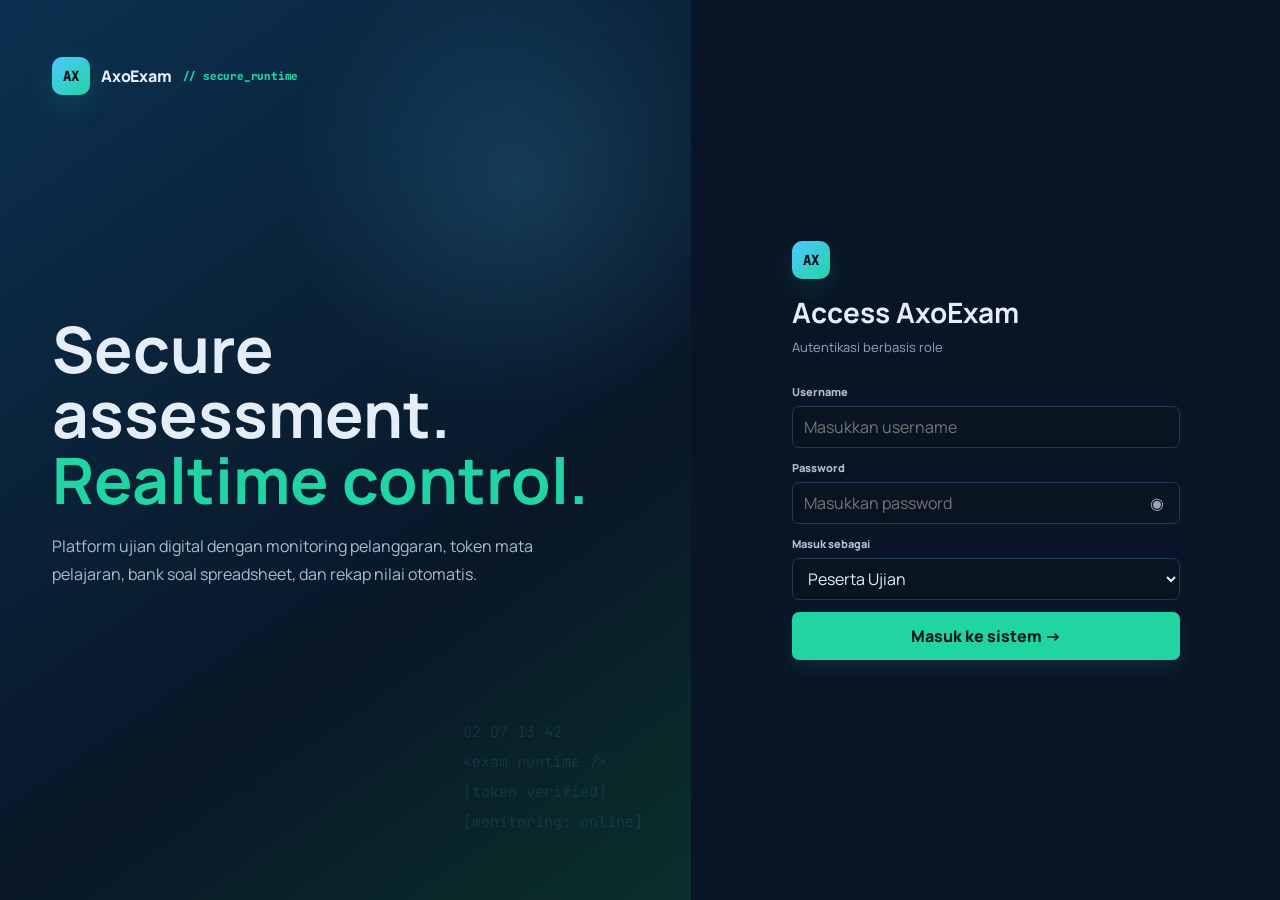
<file: index.html>
<!DOCTYPE html><html lang="id"><head><meta charset="UTF-8"><meta name="viewport" content="width=device-width,initial-scale=1"><title>AxoExam // Secure Assessment</title><link rel="preconnect" href="https://fonts.googleapis.com"><link href="https://fonts.googleapis.com/css2?family=JetBrains+Mono:wght@400;500;600;700&family=Manrope:wght@500;600;700;800&display=swap" rel="stylesheet"><script src="https://cdn.sheetjs.com/xlsx-0.20.3/package/dist/xlsx.full.min.js"></script><style>
:root{--bg:#07111f;--bg2:#091728;--panel:#0d1b2d;--panel2:#10243a;--panel3:#132c48;--ink:#e5eef8;--muted:#91a5ba;--line:#203a52;--green:#20d4a4;--green2:#13b88a;--cyan:#51c8ff;--blue:#598cff;--red:#ff6678;--amber:#ffc857;--shadow:0 18px 50px rgba(0,0,0,.24)}*{box-sizing:border-box}html{font-size:16px}body{margin:0;min-width:320px;background:radial-gradient(circle at 85% -10%,rgba(81,200,255,.08),transparent 28%),var(--bg);color:var(--ink);font-family:Manrope,"Segoe UI",sans-serif;-webkit-font-smoothing:antialiased}button,input,select,textarea{font:inherit;color:inherit}button{cursor:pointer}button:disabled{cursor:not-allowed;opacity:.48}.mono{font-family:"JetBrains Mono","Courier New",monospace}.shell{min-height:100vh;display:grid;grid-template-columns:238px minmax(0,1fr)}.sidebar{position:sticky;top:0;height:100vh;padding:20px 14px;background:linear-gradient(180deg,#09182a,#071321);border-right:1px solid var(--line);overflow-y:auto}.brand{height:48px;display:flex;align-items:center;gap:11px;font-weight:800;letter-spacing:-.2px}.brandLogo{width:38px;height:38px;flex:0 0 38px;border-radius:10px;display:grid;place-items:center;background:linear-gradient(135deg,var(--cyan),var(--green));color:#06131d;font:800 14px "JetBrains Mono";box-shadow:0 10px 30px rgba(32,212,164,.14)}.build{margin:2px 10px 20px;color:var(--green);font:700 10px "JetBrains Mono";letter-spacing:.4px}.nav{display:grid;gap:6px}.nav button{height:46px;border:1px solid transparent;border-radius:8px;background:transparent;padding:0 12px;text-align:left;color:#94aabd;font-size:13px;font-weight:800;transition:.16s ease}.nav button span{display:inline-block;width:28px;color:#657f96;font:700 10px "JetBrains Mono"}.nav button:hover{color:var(--cyan);background:rgba(81,200,255,.06);border-color:rgba(81,200,255,.12)}.nav button.active{color:var(--cyan);border-color:var(--line);background:linear-gradient(90deg,rgba(81,200,255,.12),rgba(32,212,164,.05));box-shadow:inset 3px 0 var(--green)}.topbar{height:70px;position:sticky;top:0;z-index:40;display:flex;align-items:center;padding:0 24px;background:rgba(8,20,36,.94);border-bottom:1px solid var(--line);backdrop-filter:blur(16px)}.topRight{margin-left:auto;display:flex;align-items:center;gap:8px}.live{height:34px;padding:0 11px;border:1px solid rgba(32,212,164,.32);border-radius:999px;color:var(--green);display:flex;align-items:center;gap:8px;font:800 9px "JetBrains Mono";letter-spacing:.5px}.live i{width:7px;height:7px;border-radius:50%;background:var(--green);box-shadow:0 0 12px var(--green)}.clock{height:38px;padding:0 11px;border:1px solid var(--line);border-radius:7px;background:rgba(5,14,26,.5);display:flex;align-items:center;white-space:nowrap;font:700 12px "JetBrains Mono"}.avatar{width:38px;height:38px;border-radius:10px;display:grid;place-items:center;background:linear-gradient(135deg,var(--blue),var(--green));color:#07121e;font-weight:900}.logout{height:38px;border:1px solid rgba(255,102,120,.38);border-radius:7px;background:rgba(255,102,120,.08);color:#ffa4af;padding:0 12px;font-weight:850}.content{width:100%;max-width:1500px;margin:auto;padding:22px 24px 36px}.pageHead{min-height:52px;display:flex;align-items:flex-end;justify-content:space-between;gap:12px;margin-bottom:16px}.pageHead h1{margin:0;font-size:24px;line-height:1.15;letter-spacing:-.6px}.pageHead h1:before{content:'# ';color:var(--green);font-family:"JetBrains Mono"}.pageHead p{margin:6px 0 0;color:var(--muted);font-size:12px}.btn{min-height:40px;border-radius:7px;border:1px solid var(--line);padding:0 13px;background:#11243a;color:#dbe8f5;font-weight:850;transition:.16s ease}.btn:hover{transform:translateY(-1px);border-color:#365777}.btnGreen{border-color:rgba(32,212,164,.45)!important;background:var(--green)!important;color:#07151d!important;box-shadow:0 8px 22px rgba(32,212,164,.12)}.btnPrimary{border-color:rgba(81,200,255,.38)!important;background:#163b5d!important;color:#8bdcff!important}.btnDanger{border-color:rgba(255,102,120,.38)!important;background:rgba(255,102,120,.08)!important;color:#ff9caa!important}.stats{display:grid;grid-template-columns:repeat(4,minmax(0,1fr));gap:10px}.stat{min-height:112px;padding:16px;border:1px solid var(--line);border-radius:10px;background:linear-gradient(145deg,var(--panel),#091728);box-shadow:0 12px 35px rgba(0,0,0,.08)}.statTop{display:flex;justify-content:space-between;gap:8px;color:var(--muted);font-size:11px}.statTop b{flex:none;color:var(--green);font:800 9px "JetBrains Mono";border:1px solid rgba(32,212,164,.24);padding:4px 6px;border-radius:5px}.stat strong{display:block;margin-top:14px;font:800 27px "JetBrains Mono";color:#edf7ff}.grid2{display:grid;grid-template-columns:1.5fr 1fr;gap:10px;margin-top:10px}.card{border:1px solid var(--line);border-radius:10px;background:rgba(13,27,45,.96);padding:16px;box-shadow:var(--shadow)}.card h3{margin:0 0 13px;font-size:13px;letter-spacing:.1px}.card h3:before{content:'> ';color:var(--green)}.statusRow{min-height:44px;border-bottom:1px solid var(--line);display:flex;justify-content:space-between;align-items:center;gap:10px;font-size:12px}.statusRow:last-child{border:0}.greenText{color:var(--green)!important}.amberText{color:var(--amber)!important}.toolbar{display:flex;justify-content:space-between;gap:9px;margin-bottom:10px}.search{height:40px;width:260px;max-width:100%;border:1px solid var(--line);border-radius:7px;background:#081521;padding:0 12px;outline:none}.search:focus,.field input:focus,.field select:focus,.field textarea:focus{border-color:var(--cyan)!important;box-shadow:0 0 0 3px rgba(81,200,255,.08)}.table{width:100%;border-collapse:collapse;font-size:12px}.table th{height:42px;text-align:left;color:#8da4ba;font-size:9px;text-transform:uppercase;letter-spacing:.45px;border-bottom:1px solid var(--line);white-space:nowrap}.table td{height:58px;border-bottom:1px solid var(--line);padding:8px 9px 8px 0;vertical-align:middle}.table tr:last-child td{border:0}.table tbody tr:hover td{background:rgba(81,200,255,.025)}.badge{display:inline-flex;align-items:center;justify-content:center;min-height:24px;padding:4px 8px;border-radius:999px;font:800 9px "JetBrains Mono";background:rgba(32,212,164,.11);color:var(--green);border:1px solid rgba(32,212,164,.24)}.badge.warn{background:rgba(255,200,87,.09)!important;color:var(--amber)!important;border-color:rgba(255,200,87,.26)!important}.badge.red{background:rgba(255,102,120,.09)!important;color:#ff9ba7!important;border-color:rgba(255,102,120,.26)!important}.actions{display:flex;gap:5px}.iconBtn{width:34px;height:34px;border:1px solid var(--line);border-radius:7px;background:#091521;color:#9db2c5}.iconBtn:hover{border-color:var(--cyan);color:var(--cyan)}.token{font:800 10px "JetBrains Mono";letter-spacing:.5px;color:var(--cyan);background:rgba(81,200,255,.07);border:1px solid rgba(81,200,255,.18);border-radius:6px;padding:7px 9px}.subjectTabs{display:flex;gap:7px;margin-bottom:10px;overflow-x:auto;padding-bottom:2px}.subjectTabs button{height:36px;flex:none;border:1px solid var(--line);border-radius:7px;background:var(--panel);padding:0 12px;font-size:11px;font-weight:850;color:var(--muted)}.subjectTabs button.active{background:rgba(32,212,164,.1);border-color:rgba(32,212,164,.42);color:var(--green)}.modalBack{position:fixed;inset:0;z-index:100;display:grid;place-items:center;padding:18px;background:rgba(2,8,16,.84);backdrop-filter:blur(8px)}.modal{width:min(620px,100%);max-height:90vh;overflow:auto;border:1px solid var(--line);border-radius:12px;background:#0d1b2d;padding:20px;box-shadow:0 28px 80px rgba(0,0,0,.55)}.modal h2{margin:0 0 16px;font-size:19px}.modal h2:before{content:'$ ';color:var(--green);font-family:"JetBrains Mono"}.formGrid{display:grid;grid-template-columns:1fr 1fr;gap:10px}.field{margin-bottom:12px}.field label{display:block;margin-bottom:7px;color:#b0c1d0;font-size:11px;font-weight:850}.field input,.field select,.field textarea{width:100%;border:1px solid var(--line);border-radius:7px;background:#081521;padding:0 11px;outline:none}.field input,.field select{height:42px}.field textarea{min-height:76px;padding:11px;resize:vertical}.modalActions{display:flex;justify-content:flex-end;gap:8px;margin-top:15px}.optionEditor{display:grid;gap:7px}.optionEditor div{min-height:42px;border:1px solid var(--line);border-radius:7px;display:flex;align-items:center;padding:7px 10px;gap:8px}.optionEditor input[type=text]{border:0;height:auto;padding:0}.optionEditor input[type=checkbox]{width:15px}.toast{position:fixed;right:24px;top:88px;z-index:120;width:min(390px,calc(100vw - 48px));border:1px solid var(--line);border-left:4px solid var(--green);border-radius:8px;background:#101f32;padding:14px 16px;box-shadow:0 16px 40px rgba(0,0,0,.42);font-size:12px;font-weight:850}.toast.danger{border-left-color:var(--red)}
.login{min-height:100vh;display:grid;grid-template-columns:minmax(0,1.08fr) minmax(390px,.92fr)}.loginVisual{position:relative;overflow:hidden;padding:52px;background:radial-gradient(circle at 75% 20%,rgba(81,200,255,.16),transparent 26%),linear-gradient(145deg,#0c3150,#091727 65%,#0a302b)}.loginVisual:after{content:'02 07 13 42\A<exam runtime />\A[token verified]\A[monitoring: online]';white-space:pre;position:absolute;right:7%;bottom:7%;font:15px/2 "JetBrains Mono";color:rgba(81,200,255,.12)}.visualInner{position:absolute;left:52px;right:52px;top:50%;transform:translateY(-50%);max-width:600px}.visualInner h1{font-size:clamp(42px,5vw,68px);line-height:1.02;margin:20px 0}.visualInner h1 span{color:var(--green)}.visualInner p{max-width:540px;line-height:1.75;color:#a9bdd0;font-size:16px}.loginSide{display:grid;place-items:center;min-height:100vh;background:#091426;padding:40px}.loginCard{width:min(390px,100%);border:1px solid transparent;border-radius:12px;background:transparent}.loginCard h2{margin:14px 0 7px;font-size:28px}.loginCard>p{margin:0 0 28px;color:var(--muted);font-size:13px}.passwordWrap{position:relative}.passwordWrap input{padding-right:45px}.passwordToggle{position:absolute;right:6px;top:50%;width:34px;height:34px;border:0;background:transparent;color:var(--muted);transform:translateY(-50%)}
.participantApp{min-height:100vh;background:radial-gradient(circle at 100% 0,rgba(81,200,255,.07),transparent 26%),var(--bg)}.participantNav{height:78px;position:sticky;top:0;z-index:40;display:grid;grid-template-columns:auto minmax(0,1fr) auto;align-items:center;gap:16px;padding:0 24px;background:rgba(9,20,38,.96);border-bottom:1px solid var(--line);backdrop-filter:blur(16px)}.participantBrand{display:flex;align-items:center;gap:10px}.participantBrand>div:last-child{display:grid}.participantBrand small,.participantIdentity small{margin-top:3px;color:var(--muted);font:700 9px "JetBrains Mono"}.participantTools{justify-self:end;display:flex;align-items:center;gap:8px}.navTool{height:38px;border:1px solid var(--line);border-radius:7px;background:var(--panel2);padding:0 10px;font-weight:850}.participantIdentity{display:flex;align-items:center;gap:8px;padding-left:14px;border-left:1px solid var(--line)}.participantIdentity>div:nth-child(2){display:grid;max-width:210px}.participantIdentity>div:nth-child(2) b{overflow:hidden;text-overflow:ellipsis;white-space:nowrap;font-size:12px}.participantContent{max-width:1320px}.participantExamCard{margin-top:12px;overflow:hidden}.cardHead{display:flex;justify-content:space-between}.cardHead h3{margin-bottom:4px!important}.cardHead p{margin:0;color:var(--muted);font-size:11px}.examTableWrap{overflow-x:auto}.examTokenInput{width:150px!important;height:36px!important}.subjectChip{display:inline-flex;border:1px solid rgba(81,200,255,.2);border-radius:6px;background:rgba(81,200,255,.07);color:var(--cyan);padding:6px 8px;font:800 9px "JetBrains Mono"}.startBtn{white-space:nowrap}
@media(max-width:1100px){.shell{grid-template-columns:190px minmax(0,1fr)}.stats{grid-template-columns:repeat(2,minmax(0,1fr))}.participantNav{gap:8px;padding-inline:16px}.participantIdentity>div:nth-child(2){display:none}.navTool span{display:none}.loginVisual{padding:36px}.visualInner{left:36px;right:36px}}
@media(max-width:760px){html{font-size:15px}.shell{display:block}.sidebar{position:fixed;z-index:50;left:0;right:0;bottom:0;top:auto;height:68px;padding:7px 6px;border:1px solid var(--line);border-bottom:0;border-radius:12px 12px 0 0;background:rgba(7,17,31,.98)}.sidebar .brand,.sidebar .build{display:none}.nav{grid-template-columns:repeat(6,minmax(0,1fr));height:100%;gap:3px}.nav button{height:52px;display:flex;flex-direction:column;align-items:center;justify-content:center;padding:3px 2px;text-align:center;font-size:8px;line-height:1.15}.nav button span{display:block;width:auto;margin-bottom:2px;font-size:9px}.nav button.active{box-shadow:inset 0 2px var(--green)}.shell>div{padding-bottom:68px}.topbar{height:60px;padding:0 12px}.topbar>.topRight .live{display:none}.avatar,.clock{height:34px}.logout{height:34px;padding-inline:9px}.content{padding:16px 12px 28px}.pageHead{min-height:auto;align-items:flex-start}.pageHead h1{font-size:20px}.stats{grid-template-columns:repeat(2,minmax(0,1fr));gap:8px}.stat{min-height:96px;padding:12px}.stat strong{font-size:22px;margin-top:10px}.grid2{grid-template-columns:1fr}.formGrid{grid-template-columns:1fr}.login{grid-template-columns:1fr}.loginVisual{display:none}.loginSide{padding:22px 18px}.loginCard{width:min(400px,100%)}.participantNav{height:auto;min-height:68px;grid-template-columns:auto 1fr;padding:10px 12px}.participantBrand small{display:none}.participantTools{grid-column:2;justify-self:end}.participantTools .clock{display:none}.participantIdentity{grid-column:1/-1;display:flex;width:100%;padding:9px 0 0;border-left:0;border-top:1px solid var(--line)}.participantIdentity>div:nth-child(2){display:grid}.participantIdentity .btn{margin-left:auto}.participantContent{padding-top:16px}.table{min-width:720px}.examTableWrap .table{min-width:760px}.subjectTabs{width:100%}.toast{right:12px;top:76px;width:calc(100vw - 24px)}.modal{padding:16px}.modalBack{padding:10px}}
@media(max-width:420px){.stats{grid-template-columns:1fr 1fr}.statTop{font-size:10px}.participantTools .badge{font-size:8px}.participantBrand b{font-size:13px}.participantIdentity small{font-size:8px}.pageHead{gap:8px}.pageHead>.live{display:none}.topbar{padding-inline:8px}.topRight{gap:5px}}
::-webkit-scrollbar{width:8px;height:8px}::-webkit-scrollbar-track{background:#07111f}::-webkit-scrollbar-thumb{background:#203a52;border-radius:8px}
@media(max-width:760px){.content>div[style*="grid-template-columns:minmax(0,1fr) 220px"]{display:flex!important;flex-direction:column!important;gap:10px!important}.content>div[style*="grid-template-columns:minmax(0,1fr) 220px"]>section{width:100%!important;order:1}.content>div[style*="grid-template-columns:minmax(0,1fr) 220px"]>aside.card{position:static!important;width:100%!important;order:2;padding:12px!important;margin-top:2px}.content>div[style*="grid-template-columns:minmax(0,1fr) 220px"]>aside.card>div:first-of-type{display:grid!important;grid-template-columns:repeat(auto-fill,minmax(40px,1fr))!important;gap:6px!important}.content>div[style*="grid-template-columns:minmax(0,1fr) 220px"]>aside.card>div:last-child{display:flex!important;flex-wrap:wrap!important;gap:8px 12px!important;margin-top:10px!important}.content>div[style*="grid-template-columns:minmax(0,1fr) 220px"]>aside.card>div:last-child br{display:none!important}.content>div[style*="grid-template-columns:minmax(0,1fr) 220px"]>section>.card{min-height:260px!important}.content>div[style*="grid-template-columns:minmax(0,1fr) 220px"]>section>.pageHead{align-items:center!important}.content>div[style*="grid-template-columns:minmax(0,1fr) 220px"]>section>.pageHead h1{font-size:16px!important}.content>div[style*="grid-template-columns:minmax(0,1fr) 220px"]>section>div:last-child{gap:6px!important}.content>div[style*="grid-template-columns:minmax(0,1fr) 220px"]>section>div:last-child .btn{font-size:9px;padding-inline:7px!important}}
@media(max-width:420px){.content>div[style*="grid-template-columns:minmax(0,1fr) 220px"]>aside.card>div:first-of-type{grid-template-columns:repeat(auto-fill,minmax(36px,1fr))!important}}
/* Mobile exam layout: question first, question navigator below */
@media(max-width:760px){
main.content>div[style*="grid-template-columns"]{display:flex!important;flex-direction:column!important;width:100%!important;gap:10px!important}
main.content>div[style*="grid-template-columns"]>section{width:100%!important;order:1!important}
main.content>div[style*="grid-template-columns"]>aside.card{width:100%!important;order:2!important;position:static!important;margin-top:0!important;align-self:stretch!important}
main.content>div[style*="grid-template-columns"]>aside.card>div:nth-of-type(1){display:grid!important;grid-template-columns:repeat(auto-fill,minmax(42px,1fr))!important;gap:7px!important}
main.content>div[style*="grid-template-columns"]>aside.card>div:nth-of-type(2){display:flex!important;flex-wrap:wrap!important;gap:6px 14px!important;margin-top:10px!important}
}
@media(max-width:420px){main.content>div[style*="grid-template-columns"]>aside.card>div:nth-of-type(1){grid-template-columns:repeat(auto-fill,minmax(38px,1fr))!important}}
</style></head><body><div id="app"></div><div id="overlay"></div><script>
const $=id=>document.getElementById(id);const get=(k,d)=>{try{return JSON.parse(localStorage.getItem(k))??d}catch{return d}};const set=(k,v)=>localStorage.setItem(k,JSON.stringify(v));const esc=s=>String(s||'').replace(/[&<>]/g,c=>({'&':'&amp;','<':'&lt;','>':'&gt;'}[c]));
if(!get('axo_accounts',null))set('axo_accounts',{operators:[{username:'operator',password:'admin123',name:'Administrator'}],participants:[{username:'peserta01',password:'123456',name:'Andi Pratama',class:'XI-RPL 1'}]});
if(!get('axo_exams',null))set('axo_exams',[{id:'EX-001',title:'UTS Informatika',subject:'Informatika',duration:60,status:'Berjalan',token:'IFO-7241',date:'29 Okt 2026, 08:00'},{id:'EX-002',title:'Matematika Dasar',subject:'Matematika',duration:45,status:'Terjadwal',token:'MAT-3158',date:'29 Okt 2026, 13:00'}]);
if(!get('axo_questions',null))set('axo_questions',[{id:1,subject:'Informatika',type:'PG',text:'Komponen utama yang berfungsi sebagai otak komputer adalah...',options:['Motherboard','CPU','RAM','Power Supply'],answer:[1]},{id:2,subject:'Informatika',type:'PGK',text:'Pilih dua perangkat lunak sistem operasi.',options:['Microsoft Word','Linux','Google Chrome','Windows 11'],answer:[1,3]}]);
if(!get('axo_sessions',null))set('axo_sessions',[]);if(!get('axo_results',null))set('axo_results',[]);if(!get('axo_violations',null))set('axo_violations',[]);
let activeRole=null,activeUser=null,currentExam=null,currentIndex=0,currentAnswers={},currentUnsure=new Set(),examEnd=null,timerTick=null,liveTick=null,activeOperatorPage='dashboard',bankSubject='';
const clock=()=>new Date().toLocaleTimeString('id-ID',{hour:'2-digit',minute:'2-digit',second:'2-digit'});const closeOverlay=()=>$('overlay').innerHTML='';function toast(msg,bad=false){const id='t'+Date.now();$('overlay').innerHTML=`<div id="${id}" class="toast ${bad?'danger':''}">${esc(msg)}</div>`;setTimeout(()=>$(id)?.remove(),3500)}
document.addEventListener('contextmenu',e=>e.preventDefault());document.addEventListener('keydown',e=>{if(e.key==='F12'||(e.ctrlKey&&['u','s'].includes(e.key)))e.preventDefault()});document.addEventListener('storage',()=>{if(activeRole==='operator')refreshActivePage()});
function renderLogin(){clearInterval(liveTick);clearInterval(timerTick);$('app').innerHTML=`<div class="login"><aside class="loginVisual"><div class="brand"><div class="brandLogo">AX</div>AxoExam <span style="color:var(--green);font-size:11px;font-family:'JetBrains Mono'">// secure_runtime</span></div><div class="visualInner"><h1>Secure assessment.<br><span>Realtime control.</span></h1><p>Platform ujian digital dengan monitoring pelanggaran, token mata pelajaran, bank soal spreadsheet, dan rekap nilai otomatis.</p></div></aside><main class="loginSide"><div class="loginCard"><div class="brandLogo">AX</div><h2>Access AxoExam</h2><p>Autentikasi berbasis role</p><div class="field"><label>Username</label><input id="username" value="" placeholder="Masukkan username" autocomplete="username"></div><div class="field"><label>Password</label><div class="passwordWrap"><input id="password" type="password" value="" placeholder="Masukkan password" autocomplete="current-password"><button class="passwordToggle" type="button" onclick="togglePassword()" title="Tampilkan/sembunyikan password">◉</button></div></div><div class="field"><label>Masuk sebagai</label><select id="role"><option value="participant">Peserta Ujian</option><option value="operator">Operator / Admin</option></select></div><button class="btn btnGreen" style="width:100%;height:48px" onclick="login()">Masuk ke sistem →</button></div></main></div>`}function togglePassword(){const p=$('password');p.type=p.type==='password'?'text':'password'}
function login(){const u=document.getElementById('username').value.trim(),p=document.getElementById('password').value,role=document.getElementById('role').value,a=get('axo_accounts',{}),pool=role==='operator'?a.operators:a.participants,user=pool.find(x=>x.username===u&&x.password===p);if(!user){toast('Username atau password tidak sesuai untuk role ini.',true);return}activeRole=role;activeUser=user;role==='operator'?renderOperator():renderParticipant()}
function logout(){activeRole=null;activeUser=null;clearInterval(liveTick);clearInterval(timerTick);renderLogin()}
function renderOperator(){$('app').innerHTML=`<div class="shell"><aside class="sidebar"><div class="brand"><div class="brandLogo">AX</div>AxoExam</div><div class="build">operator://console</div><nav class="nav"><button class="active" onclick="opPage('dashboard',this)"><span>01</span>Dashboard</button><button onclick="opPage('exams',this)"><span>02</span>Kelola Ujian</button><button onclick="opPage('bank',this)"><span>03</span>Bank Soal</button><button onclick="opPage('participants',this)"><span>04</span>Peserta</button><button onclick="opPage('monitor',this)"><span>05</span>Monitoring</button><button onclick="opPage('scores',this)"><span>06</span>Rekap Nilai</button></nav></aside><div><header class="topbar"><div class="topRight"><div class="live"><i></i> REALTIME</div><div class="clock">◷ <span id="opClock"></span></div><div class="avatar">OP</div><button class="logout" onclick="logout()">Keluar</button></div></header><main id="operatorContent" class="content"></main></div></div>`;opPage('dashboard');liveTick=setInterval(()=>{if($('opClock'))$('opClock').textContent=clock();refreshActivePage()},1000)}
function refreshActivePage(){if(activeRole==='operator'&&$('operatorContent'))opPage(activeOperatorPage,null,true)}function opPage(page,btn,norefresh=false){activeOperatorPage=page;if(btn){document.querySelectorAll('.nav button').forEach(b=>b.classList.remove('active'));btn.classList.add('active')}const el=$('operatorContent');if(!el)return;if(page==='dashboard')renderDashboard(el);if(page==='exams')renderExamAdmin(el);if(page==='bank')renderBank(el);if(page==='participants')renderParticipantAdmin(el);if(page==='monitor')renderMonitor(el);if(page==='scores')renderScores(el)}
function renderDashboard(el){const exams=get('axo_exams',[]),a=get('axo_accounts',{}),results=get('axo_results',[]),v=get('axo_violations',[]);el.innerHTML=`<div class="pageHead"><div><h1>Dashboard / Runtime</h1><p>Live operator overview · sinkron setiap 1 detik</p></div><button class="btn btnGreen" onclick="generateToken()">＋ Generate token</button></div><div class="stats"><div class="stat"><div class="statTop">Peserta aktif <b>${a.participants.length}</b></div><strong>${a.participants.length}</strong></div><div class="stat"><div class="statTop">Ujian berjalan <b>LIVE</b></div><strong>${exams.filter(e=>e.status==='Berjalan').length}</strong></div><div class="stat"><div class="statTop">Sudah selesai <b>SYNC</b></div><strong>${results.length}</strong></div><div class="stat"><div class="statTop">Daftar pelanggaran <b>LOG</b></div><strong>${v.length}</strong></div></div><div class="grid2"><div class="card"><h3>Daftar Pelanggaran</h3>${v.length?v.slice(-6).reverse().map(x=>`<div class="statusRow"><span><b>${esc(x.user)}</b> · ${esc(x.type)}</span><span class="mono amberText">${esc(x.time||'')}</span></div>`).join(''):'<div class="statusRow"><span>Belum ada pelanggaran</span><b class="greenText mono">CLEAR</b></div>'}</div><div class="card"><h3>system.status</h3><div class="statusRow"><span>Database browser</span><b class="greenText mono" id="dbStatus">ONLINE</b></div><div class="statusRow"><span>Realtime clock</span><b class="greenText mono">${clock()}</b></div><div class="statusRow"><span>Cross-tab storage</span><b class="greenText mono">SYNCED</b></div><div class="statusRow"><span>Auto-submit engine</span><b class="greenText mono">READY</b></div></div></div><div class="card" style="margin-top:10px"><h3>Token aktif per mata pelajaran</h3>${examTokenRows()}</div>`}
function examTokenRows(){return get('axo_exams',[]).map(e=>`<div class="statusRow"><span><b>${esc(e.subject)}</b> · ${esc(e.title)}</span><span><b class="token">${esc(e.token||'-')}</b> <button class="iconBtn" onclick="deleteToken('${e.id}')" title="Hapus token">⌫</button></span></div>`).join('')||'<div class="statusRow">Belum ada ujian</div>'}
function generateToken(){const exams=get('axo_exams',[]);$('overlay').innerHTML=`<div class="modalBack"><div class="modal" style="max-width:440px"><h2>Generate Token Mata Pelajaran</h2><div class="field"><label>Ujian</label><select id="tokenExam">${exams.map(e=>`<option value="${e.id}">${esc(e.subject)} — ${esc(e.title)}</option>`).join('')}</select></div><div class="modalActions"><button class="btn" onclick="closeOverlay()">Batal</button><button class="btn btnGreen" onclick="createToken()">Generate</button></div></div></div>`}function createToken(){const exams=get('axo_exams',[]),e=exams.find(x=>x.id===$('tokenExam').value),a='ABCDEFGHJKLMNPQRSTUVWXYZ23456789',code='AXO-'+Array.from({length:4},()=>a[Math.floor(Math.random()*a.length)]).join('');e.token=code;set('axo_exams',exams);closeOverlay();toast('Token '+code+' dibuat untuk '+e.subject)}function deleteToken(id){const exams=get('axo_exams',[]),e=exams.find(x=>x.id===id);e.token='';set('axo_exams',exams);toast('Token '+e.subject+' dihapus',true)}
function renderExamAdmin(el){const exams=get('axo_exams',[]);el.innerHTML=`<div class="pageHead"><div><h1>Kelola Ujian / Scheduler</h1><p>CRUD ujian · sinkron otomatis dengan bank soal</p></div><button class="btn btnGreen" onclick="examForm()">＋ Buat Ujian Baru</button></div><div class="card"><table class="table"><thead><tr><th>Ujian</th><th>Mata pelajaran</th><th>Jadwal</th><th>Durasi</th><th>Token</th><th>Status</th><th>Aksi</th></tr></thead><tbody>${exams.map(e=>`<tr><td><b>${esc(e.title)}</b></td><td>${esc(e.subject)}</td><td>${esc(e.date)}</td><td>${e.duration} menit</td><td><span class="token">${esc(e.token||'-')}</span></td><td><span class="badge ${e.status==='Terjadwal'?'warn':''}">${esc(e.status)}</span></td><td><div class="actions"><button class="iconBtn" title="Edit" onclick="examForm('${e.id}')">✎</button><button class="iconBtn" title="Status" onclick="toggleExam('${e.id}')">◉</button><button class="iconBtn" title="Hapus" onclick="deleteExam('${e.id}')">⌫</button></div></td></tr>`).join('')}</tbody></table></div>`}
function examForm(id){const exams=get('axo_exams',[]),e=id?exams.find(x=>x.id===id):null;$('overlay').innerHTML=`<div class="modalBack"><div class="modal"><h2>${e?'Edit':'Buat'} Ujian</h2><div class="formGrid"><div class="field"><label>Nama ujian</label><input id="examTitle" value="${e?esc(e.title):''}"></div><div class="field"><label>Mata pelajaran</label><input id="examSubject" value="${e?esc(e.subject):''}"></div><div class="field"><label>Durasi (menit)</label><input id="examDuration" type="number" min="1" value="${e?e.duration:60}"></div><div class="field"><label>Jadwal</label><input id="examDate" value="${e?esc(e.date):'29 Okt 2026, 08:00'}"></div><div class="field"><label>Status</label><select id="examStatus"><option ${e?.status==='Berjalan'?'selected':''}>Berjalan</option><option ${e?.status==='Terjadwal'?'selected':''}>Terjadwal</option><option ${e?.status==='Selesai'?'selected':''}>Selesai</option></select></div></div><div class="modalActions"><button class="btn" onclick="closeOverlay()">Batal</button><button class="btn btnGreen" onclick="saveExam('${e?.id||''}')">Simpan</button></div></div></div>`}
function saveExam(id){const title=$('examTitle').value.trim(),subject=$('examSubject').value.trim(),duration=+$('examDuration').value,date=$('examDate').value.trim(),status=$('examStatus').value;if(!title||!subject||duration<1)return toast('Nama, mapel, dan durasi wajib diisi.',true);const exams=get('axo_exams',[]);if(id){const e=exams.find(x=>x.id===id),old=e.subject;if(old!==subject){let qs=get('axo_questions',[]);qs.forEach(q=>{if(q.subject===old)q.subject=subject});set('axo_questions',qs)}Object.assign(e,{title,subject,duration,date,status})}else{const n=String(exams.length+1).padStart(3,'0');exams.push({id:'EX-'+n,title,subject,duration,date,status,token:''})}set('axo_exams',exams);closeOverlay();renderExamAdmin($('operatorContent'));toast('Ujian berhasil disimpan · bank soal otomatis sinkron')}
function toggleExam(id){const exams=get('axo_exams',[]),e=exams.find(x=>x.id===id);e.status=e.status==='Berjalan'?'Terjadwal':'Berjalan';set('axo_exams',exams);renderExamAdmin($('operatorContent'));toast(e.title+' sekarang '+e.status)}function deleteExam(id){if(!confirm('Hapus ujian ini beserta bank soal, nilai, sesi, dan pelanggaran mapelnya?'))return;const exams=get('axo_exams',[]),e=exams.find(x=>x.id===id);if(!e)return;const remaining=exams.filter(x=>x.id!==id),subject=e.subject,noSubject=!remaining.some(x=>x.subject===subject);set('axo_exams',remaining);set('axo_results',get('axo_results',[]).filter(r=>r.examId!==id&&(!noSubject||r.subject!==subject)));set('axo_sessions',get('axo_sessions',[]).filter(s=>s.examId!==id&&(!noSubject||s.subject!==subject)));set('axo_violations',get('axo_violations',[]).filter(v=>v.examId!==id&&(!noSubject||v.subject!==subject)));if(noSubject)set('axo_questions',get('axo_questions',[]).filter(q=>q.subject!==subject));renderExamAdmin($('operatorContent'));toast('Ujian, mapel, bank soal, dan nilai terkait dihapus',true)}
function renderBank(el){let subjects=[...new Set(get('axo_exams',[]).map(e=>e.subject))];if(!subjects.length)subjects=['Umum'];if(!subjects.includes(bankSubject))bankSubject=subjects[0];el.innerHTML=`<div class="pageHead"><div><h1>Bank Soal / Knowledge Base</h1><p>Sinkron dengan mata pelajaran ujian · impor spreadsheet</p></div><div style="display:flex;gap:7px"><button class="btn btnPrimary" onclick="importBankForm()">⇧ Impor Spreadsheet</button><button class="btn btnGreen" onclick="questionForm()">＋ Tambah Soal</button></div></div><div class="subjectTabs">${subjects.map(s=>`<button class="${s===bankSubject?'active':''}" onclick="bankSubject='${esc(s).replace(/'/g,'&#39;')}';opPage('bank')">${esc(s)}</button>`).join('')}</div><div class="card"><table class="table"><thead><tr><th>ID</th><th>Pertanyaan</th><th>Tipe</th><th>Opsi</th><th>Aksi</th></tr></thead><tbody>${get('axo_questions',[]).filter(q=>q.subject===bankSubject).map(q=>`<tr><td class="token">#${q.id}</td><td><b>${esc(q.text)}</b></td><td>${q.type==='PGK'?'PG Kompleks':'Pilihan Ganda'}</td><td>${q.options.length}</td><td><div class="actions"><button class="iconBtn" onclick="questionForm(${q.id})">✎</button><button class="iconBtn" onclick="deleteQuestion(${q.id})">⌫</button></div></td></tr>`).join('')}</tbody></table></div>`}
function importBankForm(){const subjects=[...new Set(get('axo_exams',[]).map(e=>e.subject))];$('overlay').innerHTML=`<div class="modalBack"><div class="modal"><h2>Impor Bank Soal Spreadsheet</h2><p style="color:var(--muted);font-size:12px">Format kolom: subject, type, question, option1-option4, answer. Type PG atau PGK. Jawaban PGK dipisah koma.</p><div class="field"><label>Mata pelajaran tujuan</label><select id="importSubject">${subjects.map(s=>`<option>${esc(s)}</option>`).join('')}</select></div><div class="field"><label>File CSV/XLSX</label><input id="sheetFile" type="file" accept=".csv,.xlsx,.xls"></div><div class="modalActions"><button class="btn" onclick="closeOverlay()">Batal</button><button class="btn btnGreen" onclick="importSheet()">Impor Data</button></div></div></div>`}
function importSheet(){const f=$('sheetFile').files[0];if(!f)return toast('Pilih file spreadsheet terlebih dahulu.',true);const rd=new FileReader();rd.onload=()=>{try{let rows;if(/\.csv$/i.test(f.name)){rows=rd.result.split(/\r?\n/).filter(Boolean).map(r=>r.split(',').map(v=>v.replace(/^"|"$/g,'').trim()))}else{if(!window.XLSX)return toast('Parser XLSX belum siap.',true);const wb=XLSX.read(rd.result,{type:'array'}),ws=wb.Sheets[wb.SheetNames[0]];rows=XLSX.utils.sheet_to_json(ws,{header:1,defval:''})}const header=rows.shift().map(v=>String(v).trim().toLowerCase()),idx=n=>header.indexOf(n),subject=$('importSubject').value,qs=get('axo_questions',[]);let max=Math.max(0,...qs.map(q=>+q.id||0)),count=0;rows.forEach(r=>{if(!r[idx('question')])return;const type=(r[idx('type')]||'PG').toUpperCase().includes('PGK')?'PGK':'PG',options=[1,2,3,4].map(i=>r[idx('option'+i)]||'').filter(Boolean),ans=(r[idx('answer')]||'0').toString().split(',').map(v=>+v.trim()).map(v=>v>0?v-1:v).filter(v=>Number.isInteger(v));if(!options.length)return;qs.push({id:++max,subject,type,text:r[idx('question')],options,answer:type==='PGK'?ans:ans.length?[ans[0]]:[0]});count++});set('axo_questions',qs);bankSubject=subject;closeOverlay();opPage('bank');toast(count+' soal berhasil diimpor ke '+subject)}catch(err){toast('Spreadsheet tidak valid.',true)}};if(/\.csv$/i.test(f.name))rd.readAsText(f);else rd.readAsArrayBuffer(f)}
function questionForm(id){const qs=get('axo_questions',[]),q=id?qs.find(x=>x.id===id):null,subjects=[...new Set(get('axo_exams',[]).map(e=>e.subject))];$('overlay').innerHTML=`<div class="modalBack"><div class="modal"><h2>${q?'Edit':'Tambah'} Soal</h2><div class="formGrid"><div class="field"><label>Mata pelajaran</label><select id="qSubject">${subjects.map(s=>`<option ${s===bankSubject?'selected':''}>${esc(s)}</option>`).join('')}</select></div><div class="field"><label>Tipe</label><select id="qType"><option value="PG" ${q?.type==='PG'?'selected':''}>Pilihan Ganda</option><option value="PGK" ${q?.type==='PGK'?'selected':''}>Pilihan Ganda Kompleks</option></select></div></div><div class="field"><label>Pertanyaan</label><textarea id="qText">${q?esc(q.text):''}</textarea></div><div class="field"><label>Opsi · centang jawaban benar</label><div class="optionEditor">${[0,1,2,3].map(i=>`<div><input type="checkbox" data-answer="${i}" ${q?.answer.includes(i)?'checked':''}><input id="qOption${i}" type="text" value="${q?esc(q.options[i]||''):''}" placeholder="Opsi ${i+1}"></div>`).join('')}</div></div><div class="modalActions"><button class="btn" onclick="closeOverlay()">Batal</button><button class="btn btnGreen" onclick="saveQuestion(${q?.id||''})">Simpan</button></div></div></div>`}
function saveQuestion(id){const text=$('qText').value.trim(),subject=$('qSubject').value,type=$('qType').value,options=[0,1,2,3].map(i=>$('qOption'+i).value.trim()).filter(Boolean),answers=[...document.querySelectorAll('[data-answer]:checked')].map(e=>+e.dataset.answer).filter(i=>i<options.length);if(!text||options.length<2||!answers.length)return toast('Pertanyaan, minimal 2 opsi, dan jawaban wajib diisi.',true);const qs=get('axo_questions',[]);if(id){Object.assign(qs.find(x=>x.id===id),{subject,type,text,options,answer:type==='PGK'?answers:[answers[0]]})}else qs.push({id:Math.max(0,...qs.map(q=>+q.id||0))+1,subject,type,text,options,answer:type==='PGK'?answers:[answers[0]]});set('axo_questions',qs);bankSubject=subject;closeOverlay();renderBank($('operatorContent'));toast('Soal tersimpan dan live')}
function deleteQuestion(id){if(!confirm('Hapus soal ini?'))return;set('axo_questions',get('axo_questions',[]).filter(q=>q.id!==id));renderBank($('operatorContent'));toast('Soal dihapus',true)}
function renderParticipantAdmin(el){const a=get('axo_accounts',{});el.innerHTML=`<div class="pageHead"><div><h1>Peserta / Identity Registry</h1><p>Nama dan kelas membuat username serta password otomatis</p></div><button class="btn btnGreen" onclick="participantForm()">＋ Tambah Peserta</button></div><div class="card"><table class="table"><thead><tr><th>Nama</th><th>Username</th><th>Password</th><th>Kelas</th><th>Aksi</th></tr></thead><tbody>${a.participants.map((p,i)=>`<tr><td><b>${esc(p.name)}</b></td><td class="mono">${esc(p.username)}</td><td class="mono">${esc(p.password)}</td><td>${esc(p.class||'-')}</td><td><div class="actions"><button class="iconBtn" title="Edit nama dan kelas" onclick="participantForm(${i})">✎</button><button class="iconBtn" title="Hapus peserta" onclick="deleteParticipant(${i})">⌫</button></div></td></tr>`).join('')}</tbody></table></div>`}
function nextParticipantUsername(){const accounts=get('axo_accounts',{}),participants=accounts.participants||[];let max=0;participants.forEach(p=>{const m=String(p.username||'').match(/^AXO(\d{4})$/);if(m)max=Math.max(max,+m[1])});return 'AXO'+String(max+1).padStart(4,'0')}
function generateParticipantPassword(){const bytes=new Uint32Array(1);crypto.getRandomValues(bytes);return String(bytes[0]%100000000).padStart(8,'0')}
function participantForm(i){const a=get('axo_accounts',{}),p=i!=null?a.participants[i]:null;$('overlay').innerHTML=`<div class="modalBack"><div class="modal" style="max-width:520px"><h2>${p?'Edit':'Tambah'} Peserta</h2><div class="formGrid"><div class="field"><label>Nama peserta</label><input id="pName" value="${p?esc(p.name):''}" placeholder="Nama lengkap"></div><div class="field"><label>Kelas</label><input id="pClass" value="${p?esc(p.class||''):''}" placeholder="Contoh: XII RPL 3"></div></div>${p?'':'<div class="card" style="margin-bottom:12px;color:var(--muted);font-size:12px">Username dan password akan dibuat otomatis saat disimpan.</div>'}<div class="modalActions"><button class="btn" onclick="closeOverlay()">Batal</button><button class="btn btnGreen" onclick="saveParticipant(${i!=null?i:''})">Simpan</button></div></div></div>`}
function saveParticipant(i){const name=$('pName').value.trim(),cl=$('pClass').value.trim();if(!name||!cl)return toast('Nama peserta dan kelas wajib diisi.',true);const a=get('axo_accounts',{});if(i!==null&&i!==''&&i!=null){Object.assign(a.participants[i],{name,class:cl});toast('Data peserta berhasil diperbarui')}else{const username=nextParticipantUsername(),password=generateParticipantPassword();a.participants.push({name,class:cl,username,password});toast('Peserta dibuat · Username: '+username+' · Password: '+password)}set('axo_accounts',a);closeOverlay();renderParticipantAdmin($('operatorContent'))}
function renderScores(el){const exams=get('axo_exams',[]),results=get('axo_results',[]),selected=window.scoreSubject||exams[0]?.subject||'',filtered=results.filter(r=>!selected||r.subject===selected);el.innerHTML=`<div class="pageHead"><div><h1>Rekap Nilai / Spreadsheet</h1><p>Nilai peserta direkap otomatis per mata pelajaran</p></div><button class="btn btnGreen" onclick="exportScores()">⇩ Ekspor Spreadsheet</button></div><div class="subjectTabs">${exams.map(e=>`<button class="${e.subject===selected?'active':''}" onclick="window.scoreSubject='${esc(e.subject)}';opPage('scores')">${esc(e.subject)}</button>`).join('')}</div><div class="stats" style="grid-template-columns:repeat(3,1fr)"><div class="stat"><div class="statTop">Peserta dinilai <b>RESULT</b></div><strong>${filtered.length}</strong></div><div class="stat"><div class="statTop">Nilai rata-rata <b>MEAN</b></div><strong>${filtered.length?Math.round(filtered.reduce((a,r)=>a+r.score,0)/filtered.length):'-'}</strong></div><div class="stat"><div class="statTop">Nilai tertinggi <b>MAX</b></div><strong>${filtered.length?Math.max(...filtered.map(r=>r.score)):'-'}</strong></div></div><div class="card" style="margin-top:10px;overflow-x:auto"><table class="table"><thead><tr><th>Nama Peserta</th><th>Username</th><th>Ujian</th><th>Mapel</th><th>Jawaban Benar</th><th>Nilai</th><th>Pengiriman</th><th>Waktu Selesai</th></tr></thead><tbody>${filtered.length?filtered.map(r=>`<tr><td><b>${esc(r.name)}</b></td><td class="mono">${esc(r.username)}</td><td>${esc(r.title)}</td><td>${esc(r.subject)}</td><td>${r.correct}/${r.total}</td><td><span class="badge">${r.score}</span></td><td><span class="badge ${r.forced?'warn':''}">${r.forced?'Paksa':'Manual'}</span></td><td class="mono">${r.finished?new Date(r.finished).toLocaleString('id-ID'): '-'}</td></tr>`).join(''):'<tr><td colspan="8" style="text-align:center;color:var(--muted)">Belum ada nilai untuk mapel ini</td></tr>'}</tbody></table></div>`}
function exportScores(){const selected=window.scoreSubject||get('axo_exams',[])[0]?.subject||'',rows=get('axo_results',[]).filter(r=>!selected||r.subject===selected).map(r=>({Nama:r.name,Username:r.username,Ujian:r.title,Mapel:r.subject,'Jawaban Benar':`${r.correct}/${r.total}`,Nilai:r.score,Pengiriman:r.forced?'Paksa':'Manual','Waktu Selesai':r.finished?new Date(r.finished).toLocaleString('id-ID'):''}));if(!rows.length)return toast('Belum ada nilai yang dapat diekspor.',true);if(window.XLSX){const wb=XLSX.utils.book_new(),ws=XLSX.utils.json_to_sheet(rows);XLSX.utils.book_append_sheet(wb,ws,'Rekap Nilai');XLSX.writeFile(wb,`rekap-${selected||'nilai'}-${new Date().toISOString().slice(0,10)}.xlsx`);toast('Rekap nilai berhasil diekspor ke XLSX')}else{const cols=Object.keys(rows[0]),csv=[cols.join(','),...rows.map(row=>cols.map(c=>`"${String(row[c]??'').replace(/"/g,'""')}"`).join(','))].join('\n'),blob=new Blob(['\ufeff'+csv],{type:'text/csv;charset=utf-8'}),a=document.createElement('a');a.href=URL.createObjectURL(blob);a.download=`rekap-${selected||'nilai'}-${new Date().toISOString().slice(0,10)}.csv`;a.click();URL.revokeObjectURL(a.href);toast('Rekap nilai berhasil diekspor ke Spreadsheet CSV')}}function deleteParticipant(i){if(!confirm('Hapus peserta ini?'))return;const a=get('axo_accounts',{});a.participants.splice(i,1);set('axo_accounts',a);renderParticipantAdmin($('operatorContent'));toast('Peserta dihapus',true)}function renderMonitor(el){const exams=[...new Set(get('axo_exams',[]).map(e=>e.subject))],selected=window.monitorSubject||exams[0]||'',viol=get('axo_violations',[]).filter(v=>!selected||!v.subject||v.subject===selected),sessions=get('axo_sessions',[]).filter(s=>!selected||!s.subject||s.subject===selected),results=get('axo_results',[]).filter(r=>!selected||r.subject===selected);el.innerHTML=`<div class="pageHead"><div><h1>Monitoring / Live Traffic</h1><p>Monitoring peserta dan pelanggaran per mata pelajaran</p></div></div><div class="subjectTabs">${exams.map(s=>`<button class="${s===selected?'active':''}" onclick="window.monitorSubject='${esc(s)}';opPage('monitor')">${esc(s)}</button>`).join('')}</div><div class="grid2"><div class="card"><h3>Peserta Online / Status</h3>${sessions.length?sessions.map(s=>`<div class="statusRow"><span><b>${esc(s.username)}</b> · ${esc(s.progress||0)} soal</span><span class="badge ${s.status==='Selesai'?'':'warn'}">${esc(s.status)}</span></div>`).join(''):'<div class="statusRow"><span>Belum ada sesi aktif</span><b class="mono greenText">WAITING</b></div>'}</div><div class="card"><h3>Daftar Pelanggaran</h3>${viol.length?viol.map(v=>`<div class="statusRow"><span><b>${esc(v.user)}</b> · ${esc(v.type)}</span><span class="mono amberText">${esc(v.time)}</span></div>`).join(''):'<div class="statusRow"><span>Belum ada pelanggaran</span><b class="badge">CLEAR</b></div>'}</div></div><div class="card" style="margin-top:10px"><h3>Hasil Mapel</h3><table class="table"><thead><tr><th>Peserta</th><th>Nilai</th><th>Jawaban Benar</th><th>Mode</th></tr></thead><tbody>${results.map(r=>`<tr><td><b>${esc(r.name)}</b></td><td class="mono greenText">${r.score}</td><td>${r.correct}/${r.total}</td><td><span class="badge ${r.forced?'warn':''}">${r.forced?'Paksa':'Manual'}</span></td></tr>`).join('')}</tbody></table></div>`}
function networkStatus(){return navigator.onLine?'ONLINE':'OFFLINE'}function participantDashboardClock(){return new Date().toLocaleTimeString('id-ID',{hour:'2-digit',minute:'2-digit',second:'2-digit'})}function renderParticipant(){clearInterval(liveTick);const results=get('axo_results',[]).filter(r=>r.username===activeUser.username);$('app').innerHTML=`<div class="participantApp"><header class="participantNav"><div class="participantBrand"><div class="brandLogo">AX</div><div><b>AxoExam</b><small>peserta://runtime</small></div></div><div class="participantTools"><span class="badge ${navigator.onLine?'':'red'}">● ${networkStatus()}</span><button class="navTool" onclick="openNetworkSettings()">⌁ <span>Jaringan</span></button><div class="clock participantClock">● <span id="participantClock"></span></div></div><div class="participantIdentity"><div class="avatar">${esc(activeUser.name?.charAt(0)||'P')}</div><div><b>${esc(activeUser.name)}</b><small>${esc(activeUser.class||'-')}   ·  ${esc(activeUser.username)}</small></div><button class="btn btnDanger" onclick="logout()">Keluar</button></div></header><main class="content participantContent"><div class="pageHead"><div><h1>Dashboard Peserta</h1><p>Assessment workspace   ·  semua data diperbarui realtime</p></div><span class="live"><i></i> SESSION SECURE</span></div><div class="stats"><div class="stat"><div class="statTop">Mapel tersedia <b>EXAM</b></div><strong>${get('axo_exams',[]).length}</strong></div><div class="stat"><div class="statTop">Ujian selesai <b>SYNC</b></div><strong>${results.length}</strong></div><div class="stat"><div class="statTop">Nilai rata-rata <b>MAPEL</b></div><strong>${results.length?Math.round(results.reduce((a,r)=>a+r.score,0)/results.length):'-'}</strong></div><div class="stat"><div class="statTop">Status jaringan <b>${networkStatus()}</b></div><strong style="font-size:20px">${navigator.connection?.effectiveType||'Browser'}</strong></div></div><div class="card participantExamCard"><div class="cardHead"><div><h3>Daftar Ujian & Nilai Mapel</h3><p>Pilih ujian dan masukkan token yang diberikan operator</p></div></div><div class="examTableWrap"><table class="table"><thead><tr><th>Ujian</th><th>Mata Pelajaran</th><th>Durasi</th><th>Nilai</th><th>Token</th><th>Aksi</th></tr></thead><tbody>${get('axo_exams',[]).map(e=>{const done=results.find(r=>r.examId===e.id);return `<tr><td><b>${esc(e.title)}</b></td><td><span class="subjectChip">${esc(e.subject)}</span></td><td>${e.duration} menit</td><td><span class="badge ${done?'':'warn'}">${done?done.score:'Belum dikerjakan'}</span></td><td>${done?'Selesai':`<input id="token_${e.id}" class="search examTokenInput" placeholder="Token mapel">`}</td><td>${done?'':`<button class="btn btnPrimary startBtn" onclick="startExamFromInput('${e.id}')">Mulai Ujian →</button>`}</td></tr>`}).join('')||'<tr><td colspan="6" style="text-align:center;color:var(--muted)">Belum ada ujian aktif</td></tr>'}</tbody></table></div></div></main></div>`;liveTick=setInterval(()=>{const c=document.getElementById('participantClock');if(c)c.textContent=participantDashboardClock();if(activeRole==='participant')renderParticipantClockOnly()},1000)}function renderParticipantClockOnly(){const c=document.getElementById('participantClock');if(c)c.textContent=participantDashboardClock()}function openNetworkSettings(){if(location.protocol==='http:')toast('Jaringan browser tidak dapat mengubah koneksi Wi-Fi perangkat. Buka pengaturan Windows/Android untuk mengubah Wi-Fi.',true);else try{location.href='ms-settings:network-wifi'}catch(e){toast('Buka pengaturan jaringan perangkat untuk mengubah Wi-Fi.',true)}}function startExamFromInput(id){const token=document.getElementById('token_'+id).value.trim();startExam(id,token)}function startExam(id,tokenInput){const exams=get('axo_exams',[]),e=exams.find(x=>x.id===id);if(!e)return;if(get('axo_results',[]).some(r=>r.username===activeUser.username&&r.examId===id))return toast('Ujian sudah selesai dan tidak dapat diulang.',true);if(!tokenInput||tokenInput!==e.token)return toast('Token tidak sesuai.',true);currentExam={...e,_questions:get('axo_questions',[]).filter(q=>q.subject===e.subject)};if(!currentExam._questions.length)return toast('Ujian belum memiliki soal.',true);currentIndex=0;currentAnswers={};currentUnsure=new Set();examEnd=Date.now()+e.duration*60000;let sessions=get('axo_sessions',[]);sessions.push({username:activeUser.username,examId:id,subject:e.subject,status:'Mengerjakan',progress:0,score:null});set('axo_sessions',sessions);renderExam()}
function questionAnswered(q){const a=currentAnswers[q.id];return a!=null&&(!Array.isArray(a)||a.length>0)}function updateQuestionMenu(){document.querySelectorAll('[data-question-id]').forEach(btn=>{const id=Number(btn.dataset.questionId),q=currentExam._questions.find(x=>x.id===id);btn.style.background=currentUnsure.has(id)?'#d89b2b':questionAnswered(q)?'#158b73':'';btn.style.color=currentUnsure.has(id)||questionAnswered(q)?'#fff':''})}function setAnswer(id,v){currentAnswers[id]=v;updateQuestionMenu()}function toggleComplex(id,v){const a=Array.isArray(currentAnswers[id])?[...currentAnswers[id]]:[];const n=a.indexOf(v);n>=0?a.splice(n,1):a.push(v);currentAnswers[id]=a;updateQuestionMenu()}function toggleUnsure(id){currentUnsure.has(id)?currentUnsure.delete(id):currentUnsure.add(id);renderExam()}function renderExam(){const q=currentExam._questions[currentIndex],isLast=currentIndex===currentExam._questions.length-1;$('app').innerHTML=`<div style="min-height:100vh;background:#091426"><header class="topbar"><div class="brand" style="height:auto"><div class="brandLogo">AX</div><span>${esc(currentExam.subject)}</span></div><div class="topRight"><div class="live"><i></i><span id="examClock">${clock()}</span></div><div class="clock" id="examTimer">00:00:00</div><button class="${isLast?'btn btnGreen':'btn btnDanger'}" onclick="manualSubmit()">${isLast?'Kirim Jawaban':'Kirim Jawaban'}</button></div></header><main class="content" style="max-width:1180px"><div style="display:grid;grid-template-columns:minmax(0,1fr)220px;gap:12px"><section><div class="pageHead"><div><h1>Soal ${currentIndex+1} / ${currentExam._questions.length}</h1><p class="mono">${esc(currentExam.title)}</p></div><button class="btn ${currentUnsure.has(q.id)?'btnDanger':''}" onclick="toggleUnsure(${q.id})">⚑ Ragu-ragu</button></div><div class="card" style="min-height:430px"><h3 style="font-size:17px">${esc(q.text)}</h3><div style="display:grid;gap:9px;margin-top:22px">${q.options.map((o,i)=>q.type==='PG'?`<label style="border:1px solid var(--line);border-radius:7px;padding:14px;display:flex;gap:10px"><input type="radio" name="answer" ${currentAnswers[q.id]===i?'checked':''} onchange="setAnswer(${q.id},${i})"><span>${esc(o)}</span></label>`:`<label style="border:1px solid var(--line);border-radius:7px;padding:14px;display:flex;gap:10px"><input type="checkbox" ${Array.isArray(currentAnswers[q.id])&&currentAnswers[q.id].includes(i)?'checked':''} onchange="toggleComplex(${q.id},${i})"><span>${esc(o)}</span></label>`).join('')}</div></div><div style="display:flex;justify-content:space-between;margin-top:12px"><button class="btn" ${currentIndex===0?'disabled':''} onclick="prevQuestion()">← Sebelumnya</button><button class="btn ${isLast?'btnGreen':'btnPrimary'}" onclick="${isLast?'manualSubmit()':'nextQuestion()'}">${isLast?'Kirim Jawaban':'Selanjutnya →'}</button></div></section><aside class="card" style="align-self:start;position:sticky;top:82px"><h3>Daftar Soal</h3><div style="display:grid;grid-template-columns:repeat(4,1fr);gap:7px">${currentExam._questions.map((item,i)=>`<button data-question-id="${item.id}" class="btn ${currentIndex===i?'btnPrimary':''}" style="padding:0" onclick="currentIndex=${i};renderExam()">${i+1}</button>`).join('')}</div><div style="margin-top:12px;font-size:11px;color:var(--muted);line-height:1.8"><span style="color:#158b73">■ Hijau: dijawab</span><br><span style="color:#d89b2b">■ Kuning: ragu-ragu</span><br><span>■ Biru: soal aktif</span></div></aside></div></main></div>`;updateQuestionMenu();clearInterval(timerTick);timerTick=setInterval(updateTimer,1000);updateTimer()}function prevQuestion(){if(currentIndex>0){currentIndex--;renderExam()}}function nextQuestion(){if(currentIndex<currentExam._questions.length-1){currentIndex++;renderExam()}}function updateTimer(){const ms=Math.max(0,examEnd-Date.now()),s=Math.ceil(ms/1000),h=Math.floor(s/3600),m=Math.floor(s%3600/60),sec=s%60;if($('examTimer'))$('examTimer').textContent=`${String(h).padStart(2,'0')}:${String(m).padStart(2,'0')}:${String(sec).padStart(2,'0')}`;if($('examClock'))$('examClock').textContent=clock();if(ms<=0){clearInterval(timerTick);finishExam(true)}}function manualSubmit(){const qs=currentExam._questions,filled=qs.filter(q=>currentAnswers[q.id]!=null&&(!Array.isArray(currentAnswers[q.id])||currentAnswers[q.id].length)).length;if(filled<qs.length){popup('Jawaban Belum Lengkap',`${qs.length-filled} soal belum dijawab. Kirim manual diblokir sampai seluruh jawaban lengkap.`,'danger');return}popupConfirm('Kirim Jawaban?',`${filled}/${qs.length} soal sudah lengkap.`,()=>finishExam(false))}
function finishExam(forced){clearInterval(timerTick);let correct=0;currentExam._questions.forEach(q=>{const a=currentAnswers[q.id];if(q.type==='PGK'){const v=Array.isArray(a)?[...a].sort().join(','):'';if(v===[...q.answer].sort().join(','))correct++}else if(a===q.answer[0])correct++});const score=Math.round(correct/currentExam._questions.length*100),results=get('axo_results',[]);results.push({examId:currentExam.id,title:currentExam.title,subject:currentExam.subject,username:activeUser.username,name:activeUser.name,correct,total:currentExam._questions.length,score,forced,answers:currentAnswers,finished:new Date().toISOString()});set('axo_results',results);set('axo_sessions',get('axo_sessions',[]).map(s=>s.username===activeUser.username&&s.examId===currentExam.id?{...s,status:'Selesai',progress:currentExam._questions.length,score}:s));popup('Ujian Selesai',`Jawaban telah direkap${forced?' secara paksa karena timer habis':''}. Nilai Anda: <b style="font-size:22px;color:var(--green)">${score}</b>`,'success',renderParticipant)}
function popup(title,msg,type='info',onOk){window._popupOk=onOk||null;$('overlay').innerHTML=`<div class="modalBack"><div class="modal" style="max-width:460px;border-top:4px solid ${type==='danger'?'var(--red)':type==='success'?'var(--green)':'var(--amber)'}"><h2>${title}</h2><div style="color:var(--muted);font-size:13px;line-height:1.7">${msg}</div><div class="modalActions"><button class="btn btnPrimary" onclick="closeOverlay();if(window._popupOk){const f=window._popupOk;window._popupOk=null;f()}">Mengerti</button></div></div></div>`}function popupConfirm(title,msg,onYes){$('overlay').innerHTML=`<div class="modalBack"><div class="modal" style="max-width:460px"><h2>${title}</h2><div style="color:var(--muted);font-size:13px">${msg}</div><div class="modalActions"><button class="btn" onclick="closeOverlay()">Kembali</button><button class="btn btnGreen" onclick="closeOverlay();(${onYes.toString()})()">Ya, Kirim</button></div></div></div>`}
renderLogin();
</script></body></html>
</file>
